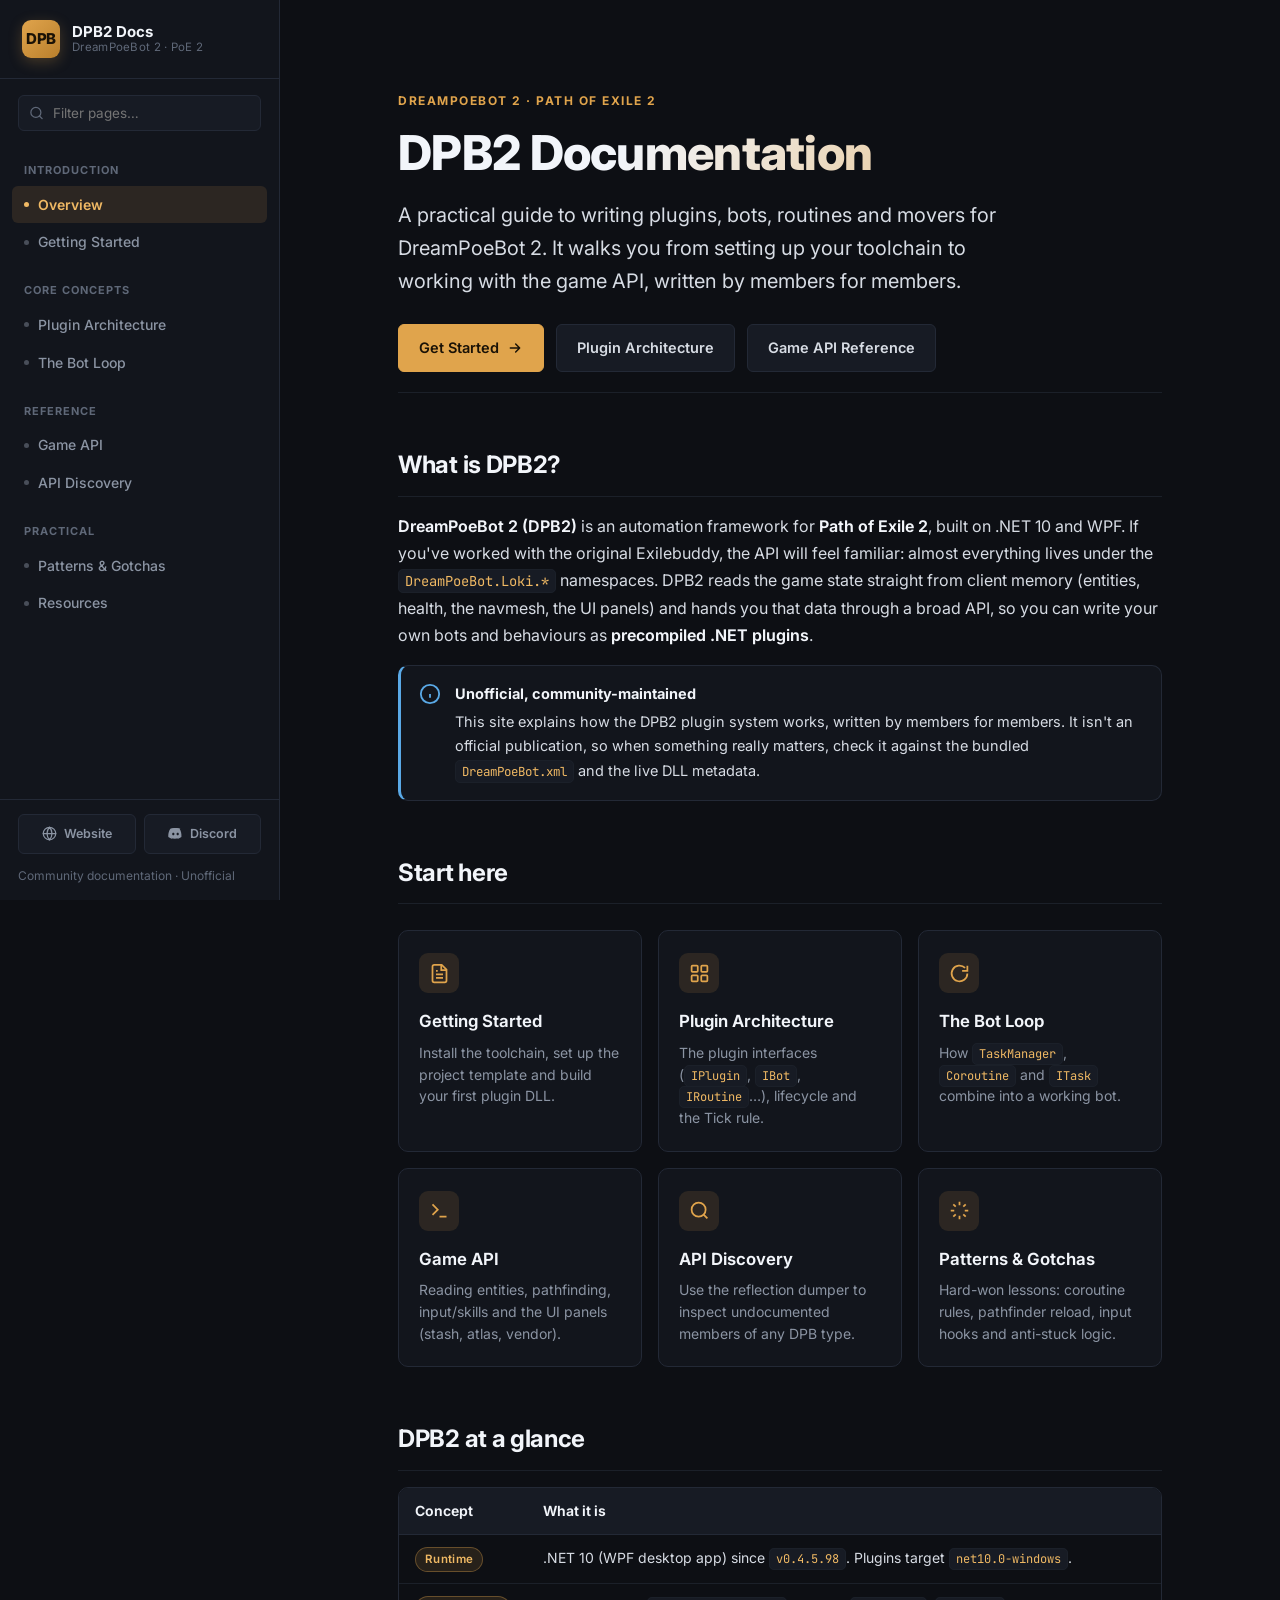
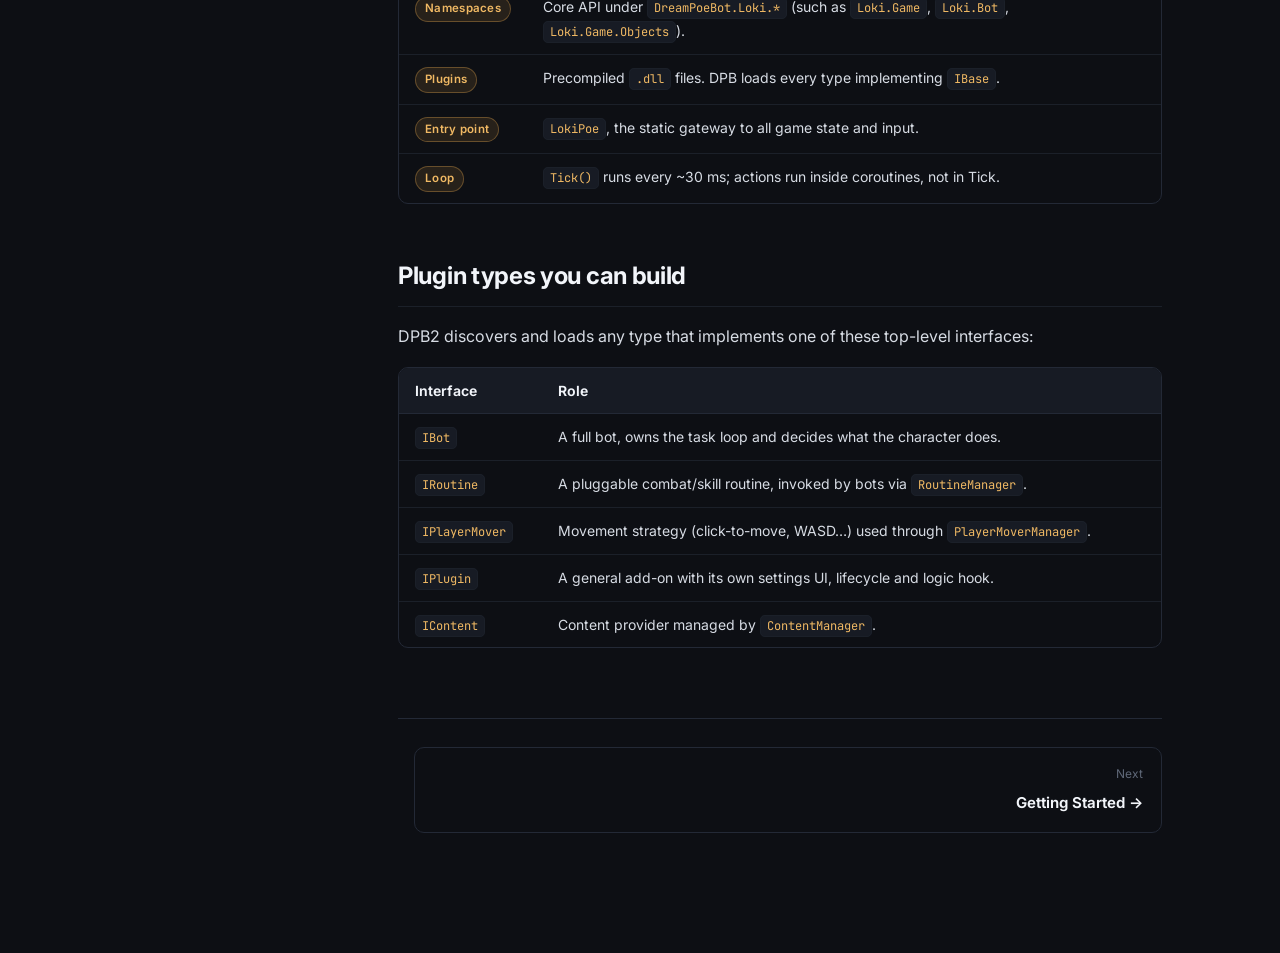
<file: index.html>
<!DOCTYPE html>
<html lang="en">
<head>
  <meta charset="UTF-8">
  <meta name="viewport" content="width=device-width, initial-scale=1.0">
  <title>DPB2 Documentation, DreamPoeBot 2 Plugin Development</title>
  <meta name="description" content="Community documentation for building plugins and bots for DreamPoeBot 2 (DPB2), a Path of Exile 2 automation framework.">
  <link rel="preconnect" href="https://fonts.googleapis.com">
  <link rel="preconnect" href="https://fonts.gstatic.com" crossorigin>
  <link href="https://fonts.googleapis.com/css2?family=Inter:wght@400;500;600;700;800&family=JetBrains+Mono:wght@400;500&display=swap" rel="stylesheet">
  <link rel="stylesheet" href="assets/css/style.css">
</head>
<body>
<div class="layout">
  <main class="main">
    <div class="content" data-toc="off">

      <section class="hero">
        <span class="eyebrow">DreamPoeBot 2 · Path of Exile 2</span>
        <h1>DPB2 Documentation</h1>
        <p class="lead">A practical guide to writing plugins, bots, routines and movers for DreamPoeBot 2.
          It walks you from setting up your toolchain to working with the game API, written by members for members.</p>
        <div class="hero-actions">
          <a class="btn btn--primary" href="getting-started.html">
            Get Started
            <svg viewBox="0 0 24 24" fill="none" stroke="currentColor" stroke-width="2.2" stroke-linecap="round" stroke-linejoin="round"><path d="M5 12h14M13 6l6 6-6 6"/></svg>
          </a>
          <a class="btn btn--ghost" href="architecture.html">Plugin Architecture</a>
          <a class="btn btn--ghost" href="game-api.html">Game API Reference</a>
        </div>
      </section>

      <h2 id="what-is-dpb2">What is DPB2?</h2>
      <p><strong>DreamPoeBot 2 (DPB2)</strong> is an automation framework for <strong>Path of Exile 2</strong>,
        built on .NET 10 and WPF. If you've worked with the original Exilebuddy, the API will feel familiar:
        almost everything lives under the <code>DreamPoeBot.Loki.*</code> namespaces.
        DPB2 reads the game state straight from client memory (entities, health, the navmesh, the UI panels)
        and hands you that data through a broad API, so you can write your own bots and behaviours as <strong>precompiled .NET plugins</strong>.</p>

      <div class="callout callout--note">
        <svg class="callout__icon" viewBox="0 0 24 24" fill="none" stroke="currentColor" stroke-width="2"><circle cx="12" cy="12" r="10"/><path d="M12 16v-4M12 8h.01"/></svg>
        <div class="callout__body">
          <span class="callout__title">Unofficial, community-maintained</span>
          <p>This site explains how the DPB2 plugin system works, written by members for members. It isn't an
            official publication, so when something really matters, check it against the bundled
            <code>DreamPoeBot.xml</code> and the live DLL metadata.</p>
        </div>
      </div>

      <h2 id="start-here">Start here</h2>
      <div class="card-grid">
        <a class="card" href="getting-started.html">
          <div class="card__icon"><svg viewBox="0 0 24 24" fill="none" stroke="currentColor" stroke-width="2"><path d="M14.5 2H6a2 2 0 0 0-2 2v16a2 2 0 0 0 2 2h12a2 2 0 0 0 2-2V7.5L14.5 2z"/><path d="M14 2v6h6M16 13H8M16 17H8M10 9H8"/></svg></div>
          <h3>Getting Started</h3>
          <p>Install the toolchain, set up the project template and build your first plugin DLL.</p>
        </a>
        <a class="card" href="architecture.html">
          <div class="card__icon"><svg viewBox="0 0 24 24" fill="none" stroke="currentColor" stroke-width="2"><rect x="3" y="3" width="7" height="7" rx="1"/><rect x="14" y="3" width="7" height="7" rx="1"/><rect x="14" y="14" width="7" height="7" rx="1"/><rect x="3" y="14" width="7" height="7" rx="1"/></svg></div>
          <h3>Plugin Architecture</h3>
          <p>The plugin interfaces (<code>IPlugin</code>, <code>IBot</code>, <code>IRoutine</code>…), lifecycle and the Tick rule.</p>
        </a>
        <a class="card" href="bot-loop.html">
          <div class="card__icon"><svg viewBox="0 0 24 24" fill="none" stroke="currentColor" stroke-width="2"><path d="M21 12a9 9 0 1 1-2.6-6.4"/><path d="M21 3v6h-6"/></svg></div>
          <h3>The Bot Loop</h3>
          <p>How <code>TaskManager</code>, <code>Coroutine</code> and <code>ITask</code> combine into a working bot.</p>
        </a>
        <a class="card" href="game-api.html">
          <div class="card__icon"><svg viewBox="0 0 24 24" fill="none" stroke="currentColor" stroke-width="2"><path d="M4 17l6-6-6-6M12 19h8"/></svg></div>
          <h3>Game API</h3>
          <p>Reading entities, pathfinding, input/skills and the UI panels (stash, atlas, vendor).</p>
        </a>
        <a class="card" href="api-discovery.html">
          <div class="card__icon"><svg viewBox="0 0 24 24" fill="none" stroke="currentColor" stroke-width="2"><circle cx="11" cy="11" r="8"/><path d="m21 21-4.3-4.3"/></svg></div>
          <h3>API Discovery</h3>
          <p>Use the reflection dumper to inspect undocumented members of any DPB type.</p>
        </a>
        <a class="card" href="guides.html">
          <div class="card__icon"><svg viewBox="0 0 24 24" fill="none" stroke="currentColor" stroke-width="2"><path d="M12 2v4M12 18v4M4.9 4.9l2.8 2.8M16.3 16.3l2.8 2.8M2 12h4M18 12h4M4.9 19.1l2.8-2.8M16.3 7.7l2.8-2.8"/></svg></div>
          <h3>Patterns & Gotchas</h3>
          <p>Hard-won lessons: coroutine rules, pathfinder reload, input hooks and anti-stuck logic.</p>
        </a>
      </div>

      <h2 id="at-a-glance">DPB2 at a glance</h2>
      <div class="table-wrap">
        <table>
          <thead><tr><th>Concept</th><th>What it is</th></tr></thead>
          <tbody>
            <tr><td><span class="pill pill--accent">Runtime</span></td><td>.NET 10 (WPF desktop app) since <code>v0.4.5.98</code>. Plugins target <code>net10.0-windows</code>.</td></tr>
            <tr><td><span class="pill pill--accent">Namespaces</span></td><td>Core API under <code>DreamPoeBot.Loki.*</code> (such as <code>Loki.Game</code>, <code>Loki.Bot</code>, <code>Loki.Game.Objects</code>).</td></tr>
            <tr><td><span class="pill pill--accent">Plugins</span></td><td>Precompiled <code>.dll</code> files. DPB loads every type implementing <code>IBase</code>.</td></tr>
            <tr><td><span class="pill pill--accent">Entry point</span></td><td><code>LokiPoe</code>, the static gateway to all game state and input.</td></tr>
            <tr><td><span class="pill pill--accent">Loop</span></td><td><code>Tick()</code> runs every ~30&nbsp;ms; actions run inside coroutines, not in Tick.</td></tr>
          </tbody>
        </table>
      </div>

      <h2 id="plugin-types">Plugin types you can build</h2>
      <p>DPB2 discovers and loads any type that implements one of these top-level interfaces:</p>
      <div class="table-wrap">
        <table>
          <thead><tr><th>Interface</th><th>Role</th></tr></thead>
          <tbody>
            <tr><td><code>IBot</code></td><td>A full bot, owns the task loop and decides what the character does.</td></tr>
            <tr><td><code>IRoutine</code></td><td>A pluggable combat/skill routine, invoked by bots via <code>RoutineManager</code>.</td></tr>
            <tr><td><code>IPlayerMover</code></td><td>Movement strategy (click-to-move, WASD…) used through <code>PlayerMoverManager</code>.</td></tr>
            <tr><td><code>IPlugin</code></td><td>A general add-on with its own settings UI, lifecycle and logic hook.</td></tr>
            <tr><td><code>IContent</code></td><td>Content provider managed by <code>ContentManager</code>.</td></tr>
          </tbody>
        </table>
      </div>

      <div class="page-nav">
        <span></span>
        <a class="next" href="getting-started.html">
          <span>Next</span>
          <strong>Getting Started →</strong>
        </a>
      </div>

    </div>
  </main>
</div>
<script src="assets/js/app.js"></script>
</body>
</html>
</file>
<file: assets/css/style.css>
/* ============================================================
   DPB2 Documentation — design system
   Dark, Path-of-Exile-inspired theme. No build step required.
   ============================================================ */

:root {
  /* Palette */
  --bg:            #0d0f14;
  --bg-alt:        #12151c;
  --bg-elevated:   #171b24;
  --bg-code:       #0a0c11;
  --border:        #232936;
  --border-soft:   #1b2029;

  --text:          #d7dce4;
  --text-muted:    #8b94a3;
  --text-dim:      #5f6878;
  --heading:       #f2f5fa;

  --accent:        #e0a44c;   /* PoE amber/gold */
  --accent-hover:  #f0b964;
  --accent-soft:   rgba(224, 164, 76, 0.12);
  --accent-line:   rgba(224, 164, 76, 0.35);

  --blue:          #5aa9e6;
  --green:         #6cc28f;
  --red:           #e06c6c;
  --purple:        #b58ce0;

  /* Layout */
  --sidebar-w:     280px;
  --toc-w:         220px;
  --content-max:   860px;
  --radius:        10px;
  --radius-sm:     6px;

  --font-sans: "Inter", -apple-system, BlinkMacSystemFont, "Segoe UI", Roboto, Helvetica, Arial, sans-serif;
  --font-mono: "JetBrains Mono", "Fira Code", "SF Mono", Consolas, "Liberation Mono", monospace;

  --shadow: 0 8px 30px rgba(0, 0, 0, 0.35);
}

/* ---------- Reset ---------- */
* { box-sizing: border-box; margin: 0; padding: 0; }
html { scroll-behavior: smooth; scroll-padding-top: 90px; }
body {
  font-family: var(--font-sans);
  background: var(--bg);
  color: var(--text);
  line-height: 1.7;
  font-size: 16px;
  -webkit-font-smoothing: antialiased;
  text-rendering: optimizeLegibility;
}
a { color: var(--accent); text-decoration: none; transition: color .15s ease; }
a:hover { color: var(--accent-hover); }
img { max-width: 100%; }

/* ---------- Scrollbar ---------- */
::-webkit-scrollbar { width: 10px; height: 10px; }
::-webkit-scrollbar-track { background: transparent; }
::-webkit-scrollbar-thumb { background: #2a3140; border-radius: 6px; }
::-webkit-scrollbar-thumb:hover { background: #3a4253; }

/* ============================================================
   Layout shell
   ============================================================ */
.layout { display: flex; min-height: 100vh; }

/* ---------- Sidebar ---------- */
.sidebar {
  width: var(--sidebar-w);
  flex-shrink: 0;
  background: var(--bg-alt);
  border-right: 1px solid var(--border);
  position: fixed;
  top: 0; left: 0; bottom: 0;
  display: flex;
  flex-direction: column;
  z-index: 50;
}
.sidebar__brand {
  display: flex;
  align-items: center;
  gap: 12px;
  padding: 20px 22px;
  border-bottom: 1px solid var(--border);
  flex-shrink: 0;
}
.brand-logo {
  width: 38px; height: 38px;
  border-radius: 9px;
  background: linear-gradient(135deg, var(--accent), #b97f2c);
  display: grid; place-items: center;
  font-weight: 800; font-size: 15px; color: #1a1206;
  letter-spacing: -0.5px;
  box-shadow: 0 4px 14px rgba(224, 164, 76, 0.25);
}
.brand-text { display: flex; flex-direction: column; line-height: 1.2; }
.brand-text strong { color: var(--heading); font-size: 15px; font-weight: 700; }
.brand-text span { color: var(--text-dim); font-size: 11.5px; letter-spacing: .3px; }

.sidebar__search { padding: 16px 18px 8px; flex-shrink: 0; }
.search-box {
  position: relative;
}
.search-box input {
  width: 100%;
  background: var(--bg-elevated);
  border: 1px solid var(--border);
  border-radius: var(--radius-sm);
  color: var(--text);
  padding: 9px 12px 9px 34px;
  font-size: 13.5px;
  font-family: var(--font-sans);
  outline: none;
  transition: border-color .15s ease, box-shadow .15s ease;
}
.search-box input:focus {
  border-color: var(--accent-line);
  box-shadow: 0 0 0 3px var(--accent-soft);
}
.search-box svg {
  position: absolute; left: 11px; top: 50%;
  transform: translateY(-50%);
  width: 15px; height: 15px; color: var(--text-dim);
}

.sidebar__nav {
  flex: 1;
  overflow-y: auto;
  padding: 8px 12px 30px;
}
.nav-group { margin-bottom: 6px; }
.nav-group__title {
  font-size: 11px;
  text-transform: uppercase;
  letter-spacing: 1px;
  color: var(--text-dim);
  font-weight: 700;
  padding: 14px 12px 6px;
}
.nav-link {
  display: flex;
  align-items: center;
  gap: 9px;
  padding: 7px 12px;
  border-radius: var(--radius-sm);
  color: var(--text-muted);
  font-size: 14px;
  font-weight: 500;
  transition: background .12s ease, color .12s ease;
}
.nav-link:hover { background: var(--bg-elevated); color: var(--text); }
.nav-link.active {
  background: var(--accent-soft);
  color: var(--accent-hover);
  font-weight: 600;
}
.nav-link .dot {
  width: 5px; height: 5px; border-radius: 50%;
  background: currentColor; opacity: .45; flex-shrink: 0;
}
.nav-link.active .dot { opacity: 1; }

.sidebar__footer {
  padding: 14px 18px;
  border-top: 1px solid var(--border);
  font-size: 12px;
  color: var(--text-dim);
  flex-shrink: 0;
}
.footer-links {
  display: flex;
  gap: 8px;
  margin-bottom: 12px;
}
.footer-links a {
  flex: 1;
  display: flex;
  align-items: center;
  justify-content: center;
  gap: 7px;
  padding: 8px 10px;
  border-radius: var(--radius-sm);
  background: var(--bg-elevated);
  border: 1px solid var(--border);
  color: var(--text-muted);
  font-size: 12.5px;
  font-weight: 600;
  transition: all .15s ease;
}
.footer-links a:hover {
  border-color: var(--accent-line);
  color: var(--accent-hover);
  background: var(--accent-soft);
}
.footer-links svg { width: 15px; height: 15px; flex-shrink: 0; }
.sidebar__footer span { display: block; }

/* ---------- Main column ---------- */
.main {
  margin-left: var(--sidebar-w);
  flex: 1;
  min-width: 0;
  display: flex;
  justify-content: center;
}
.content {
  width: 100%;
  max-width: var(--content-max);
  padding: 56px 48px 120px;
}

/* ---------- Mobile top bar ---------- */
.topbar {
  display: none;
  align-items: center;
  gap: 14px;
  position: sticky; top: 0;
  background: rgba(13, 15, 20, 0.85);
  backdrop-filter: blur(10px);
  border-bottom: 1px solid var(--border);
  padding: 12px 18px;
  z-index: 40;
}
.menu-btn {
  background: var(--bg-elevated);
  border: 1px solid var(--border);
  color: var(--text);
  border-radius: var(--radius-sm);
  width: 38px; height: 38px;
  display: grid; place-items: center;
  cursor: pointer;
}
.menu-btn svg { width: 20px; height: 20px; }
.sidebar-overlay {
  display: none;
  position: fixed; inset: 0;
  background: rgba(0,0,0,.55);
  z-index: 45;
}

/* ============================================================
   Typography & content
   ============================================================ */
.content h1 {
  font-size: 2.3rem;
  font-weight: 800;
  color: var(--heading);
  letter-spacing: -0.7px;
  line-height: 1.15;
  margin-bottom: 14px;
}
.content h2 {
  font-size: 1.5rem;
  font-weight: 700;
  color: var(--heading);
  letter-spacing: -0.3px;
  margin: 52px 0 16px;
  padding-bottom: 10px;
  border-bottom: 1px solid var(--border-soft);
  scroll-margin-top: 90px;
}
.content h3 {
  font-size: 1.18rem;
  font-weight: 650;
  color: var(--heading);
  margin: 32px 0 12px;
  scroll-margin-top: 90px;
}
.content h4 {
  font-size: 1rem;
  font-weight: 650;
  color: var(--heading);
  margin: 24px 0 10px;
}
.content p { margin: 0 0 16px; color: var(--text); }
.content ul, .content ol { margin: 0 0 18px; padding-left: 24px; }
.content li { margin-bottom: 8px; }
.content li::marker { color: var(--accent); }
.lead {
  font-size: 1.15rem;
  color: var(--text-muted);
  line-height: 1.65;
  margin-bottom: 28px;
}
.eyebrow {
  display: inline-block;
  font-size: 12px;
  font-weight: 700;
  letter-spacing: 1.5px;
  text-transform: uppercase;
  color: var(--accent);
  margin-bottom: 14px;
}

strong, b { color: var(--heading); font-weight: 650; }

/* inline code */
:not(pre) > code {
  font-family: var(--font-mono);
  background: var(--bg-elevated);
  border: 1px solid var(--border-soft);
  border-radius: 5px;
  padding: 2px 6px;
  font-size: 0.86em;
  color: var(--accent-hover);
  white-space: nowrap;
}

/* code blocks */
.code-wrap {
  position: relative;
  margin: 0 0 22px;
}
.code-wrap .code-lang {
  position: absolute; top: 0; right: 0;
  font-size: 11px;
  font-family: var(--font-mono);
  color: var(--text-dim);
  background: var(--bg-elevated);
  border-left: 1px solid var(--border);
  border-bottom: 1px solid var(--border);
  border-bottom-left-radius: var(--radius-sm);
  padding: 4px 10px;
  text-transform: uppercase;
  letter-spacing: .5px;
}
.copy-btn {
  position: absolute; top: 8px; right: 10px;
  background: var(--bg-elevated);
  border: 1px solid var(--border);
  color: var(--text-muted);
  border-radius: 5px;
  font-size: 11.5px;
  padding: 4px 9px;
  cursor: pointer;
  opacity: 0;
  transition: opacity .15s ease, color .15s ease, background .15s ease;
  font-family: var(--font-sans);
  z-index: 2;
}
.code-wrap:hover .copy-btn { opacity: 1; }
.copy-btn:hover { color: var(--accent); background: var(--bg); }
.copy-btn.copied { color: var(--green); border-color: var(--green); }

pre {
  background: var(--bg-code);
  border: 1px solid var(--border);
  border-radius: var(--radius);
  padding: 18px 20px;
  overflow-x: auto;
  font-size: 13.5px;
  line-height: 1.6;
}
pre code {
  font-family: var(--font-mono);
  background: none;
  border: none;
  padding: 0;
  color: #c8d0dc;
  white-space: pre;
}

/* ---------- Callouts ---------- */
.callout {
  display: flex;
  gap: 14px;
  border-radius: var(--radius);
  padding: 16px 18px;
  margin: 0 0 22px;
  border: 1px solid var(--border);
  background: var(--bg-alt);
  font-size: 14.5px;
}
.callout__icon {
  flex-shrink: 0;
  width: 22px; height: 22px;
  margin-top: 1px;
}
.callout__body { min-width: 0; }
.callout__body p:last-child { margin-bottom: 0; }
.callout__title { font-weight: 700; color: var(--heading); margin-bottom: 3px; display: block; }
.callout--note    { border-left: 3px solid var(--blue); }
.callout--note .callout__icon { color: var(--blue); }
.callout--tip     { border-left: 3px solid var(--green); }
.callout--tip .callout__icon { color: var(--green); }
.callout--warning { border-left: 3px solid var(--accent); }
.callout--warning .callout__icon { color: var(--accent); }
.callout--danger  { border-left: 3px solid var(--red); }
.callout--danger .callout__icon { color: var(--red); }

/* ---------- Tables ---------- */
.table-wrap { overflow-x: auto; margin: 0 0 22px; border: 1px solid var(--border); border-radius: var(--radius); }
table { width: 100%; border-collapse: collapse; font-size: 14px; }
thead th {
  background: var(--bg-elevated);
  color: var(--heading);
  text-align: left;
  font-weight: 650;
  padding: 11px 16px;
  border-bottom: 1px solid var(--border);
  white-space: nowrap;
}
tbody td {
  padding: 11px 16px;
  border-bottom: 1px solid var(--border-soft);
  vertical-align: top;
}
tbody tr:last-child td { border-bottom: none; }
tbody tr:hover { background: var(--bg-alt); }
td code, th code { white-space: nowrap; }

/* ============================================================
   Home / landing
   ============================================================ */
.hero {
  padding: 30px 0 20px;
  border-bottom: 1px solid var(--border-soft);
  margin-bottom: 44px;
}
.hero h1 {
  font-size: 3rem;
  background: linear-gradient(120deg, #f2f5fa 30%, var(--accent) 110%);
  -webkit-background-clip: text;
  background-clip: text;
  -webkit-text-fill-color: transparent;
  margin-bottom: 18px;
}
.hero .lead { font-size: 1.25rem; max-width: 640px; }
.hero-actions { display: flex; gap: 12px; flex-wrap: wrap; margin-top: 26px; }
.btn {
  display: inline-flex;
  align-items: center;
  gap: 8px;
  padding: 11px 20px;
  border-radius: var(--radius-sm);
  font-weight: 600;
  font-size: 14.5px;
  border: 1px solid var(--border);
  transition: all .15s ease;
}
.btn svg { width: 16px; height: 16px; }
.btn--primary {
  background: var(--accent);
  color: #1a1206;
  border-color: var(--accent);
}
.btn--primary:hover { background: var(--accent-hover); color: #1a1206; transform: translateY(-1px); }
.btn--ghost { background: var(--bg-elevated); color: var(--text); }
.btn--ghost:hover { border-color: var(--accent-line); color: var(--accent-hover); }

.card-grid {
  display: grid;
  grid-template-columns: repeat(auto-fill, minmax(240px, 1fr));
  gap: 16px;
  margin: 26px 0 40px;
}
.card {
  display: block;
  background: var(--bg-alt);
  border: 1px solid var(--border);
  border-radius: var(--radius);
  padding: 22px 20px;
  transition: border-color .15s ease, transform .15s ease, background .15s ease;
}
.card:hover {
  border-color: var(--accent-line);
  transform: translateY(-2px);
  background: var(--bg-elevated);
}
.card__icon {
  width: 40px; height: 40px;
  border-radius: 9px;
  background: var(--accent-soft);
  color: var(--accent);
  display: grid; place-items: center;
  margin-bottom: 14px;
}
.card__icon svg { width: 21px; height: 21px; }
.card h3 { margin: 0 0 6px; font-size: 1.05rem; color: var(--heading); }
.card p { margin: 0; color: var(--text-muted); font-size: 14px; line-height: 1.55; }

/* Step list */
.steps { counter-reset: step; list-style: none; padding: 0; margin: 24px 0; }
.steps > li {
  position: relative;
  padding-left: 52px;
  margin-bottom: 26px;
  min-height: 36px;
}
.steps > li::before {
  counter-increment: step;
  content: counter(step);
  position: absolute; left: 0; top: -2px;
  width: 34px; height: 34px;
  border-radius: 50%;
  background: var(--accent-soft);
  border: 1px solid var(--accent-line);
  color: var(--accent);
  font-weight: 700;
  display: grid; place-items: center;
  font-size: 15px;
}
.steps > li h3 { margin: 4px 0 8px; }

/* Pills / badges */
.pill {
  display: inline-block;
  font-size: 11.5px;
  font-weight: 600;
  padding: 2px 9px;
  border-radius: 20px;
  background: var(--bg-elevated);
  border: 1px solid var(--border);
  color: var(--text-muted);
  letter-spacing: .3px;
}
.pill--accent { background: var(--accent-soft); border-color: var(--accent-line); color: var(--accent-hover); }
.pill--green  { background: rgba(108,194,143,.1); border-color: rgba(108,194,143,.3); color: var(--green); }
.pill--blue   { background: rgba(90,169,230,.1); border-color: rgba(90,169,230,.3); color: var(--blue); }

/* Definition / interface list */
.def {
  border: 1px solid var(--border);
  border-radius: var(--radius);
  margin-bottom: 14px;
  overflow: hidden;
}
.def__head {
  background: var(--bg-elevated);
  padding: 12px 16px;
  font-family: var(--font-mono);
  font-size: 14px;
  color: var(--accent-hover);
  border-bottom: 1px solid var(--border);
}
.def__body { padding: 14px 16px; font-size: 14.5px; }
.def__body p:last-child { margin-bottom: 0; }

/* ---------- Page nav (prev/next) ---------- */
.page-nav {
  display: flex;
  justify-content: space-between;
  gap: 16px;
  margin-top: 70px;
  padding-top: 28px;
  border-top: 1px solid var(--border);
}
.page-nav a {
  flex: 1;
  border: 1px solid var(--border);
  border-radius: var(--radius);
  padding: 16px 18px;
  transition: border-color .15s ease, background .15s ease;
}
.page-nav a:hover { border-color: var(--accent-line); background: var(--bg-alt); }
.page-nav span { display: block; font-size: 12px; color: var(--text-dim); margin-bottom: 4px; }
.page-nav strong { color: var(--heading); font-size: 15px; }
.page-nav .next { text-align: right; }

/* ---------- On-this-page TOC ---------- */
.toc {
  position: fixed;
  top: 56px; right: max(24px, calc((100vw - var(--sidebar-w) - var(--content-max)) / 2 - var(--toc-w) - 20px));
  width: var(--toc-w);
  max-height: calc(100vh - 100px);
  overflow-y: auto;
  font-size: 13px;
}
.toc__title {
  font-size: 11px;
  text-transform: uppercase;
  letter-spacing: 1px;
  color: var(--text-dim);
  font-weight: 700;
  margin-bottom: 12px;
}
.toc a {
  display: block;
  color: var(--text-muted);
  padding: 4px 0 4px 12px;
  border-left: 2px solid var(--border);
  transition: color .12s ease, border-color .12s ease;
}
.toc a:hover { color: var(--text); }
.toc a.active { color: var(--accent-hover); border-left-color: var(--accent); }
.toc a.lvl-3 { padding-left: 24px; font-size: 12.5px; }

@media (max-width: 1500px) { .toc { display: none; } }

/* ---------- Helpers ---------- */
.hr { height: 1px; background: var(--border-soft); border: none; margin: 40px 0; }
.muted { color: var(--text-muted); }
.center { text-align: center; }
.kbd {
  font-family: var(--font-mono);
  font-size: 12px;
  background: var(--bg-elevated);
  border: 1px solid var(--border);
  border-bottom-width: 2px;
  border-radius: 5px;
  padding: 1px 7px;
  color: var(--text);
}

/* ============================================================
   Responsive
   ============================================================ */
@media (max-width: 1000px) {
  .sidebar { transform: translateX(-100%); transition: transform .25s ease; }
  .sidebar.open { transform: translateX(0); box-shadow: var(--shadow); }
  .main { margin-left: 0; }
  .topbar { display: flex; }
  .sidebar-overlay.show { display: block; }
  .content { padding: 32px 24px 100px; }
  .hero h1 { font-size: 2.3rem; }
  .content h1 { font-size: 1.9rem; }
}
@media (max-width: 520px) {
  .content { padding: 24px 16px 80px; }
  .hero-actions { flex-direction: column; }
  .btn { justify-content: center; }
}
</file>
